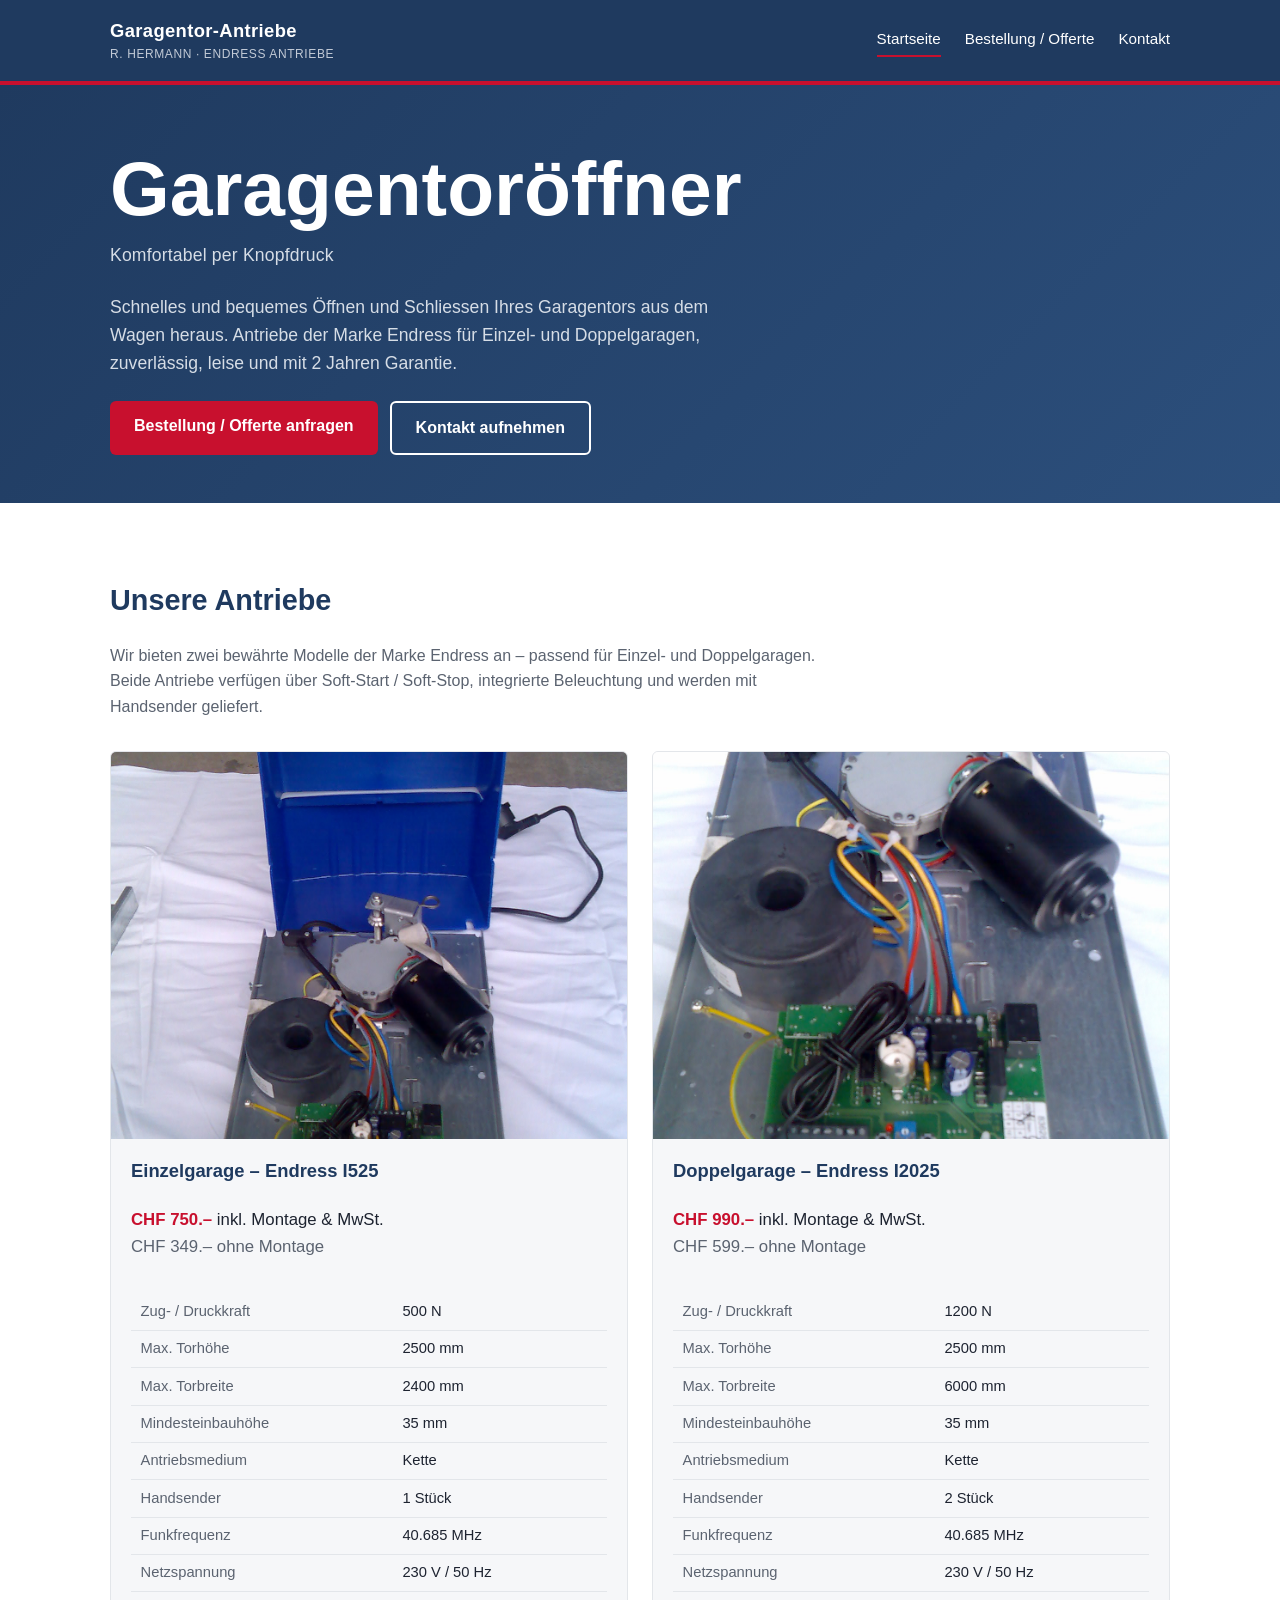
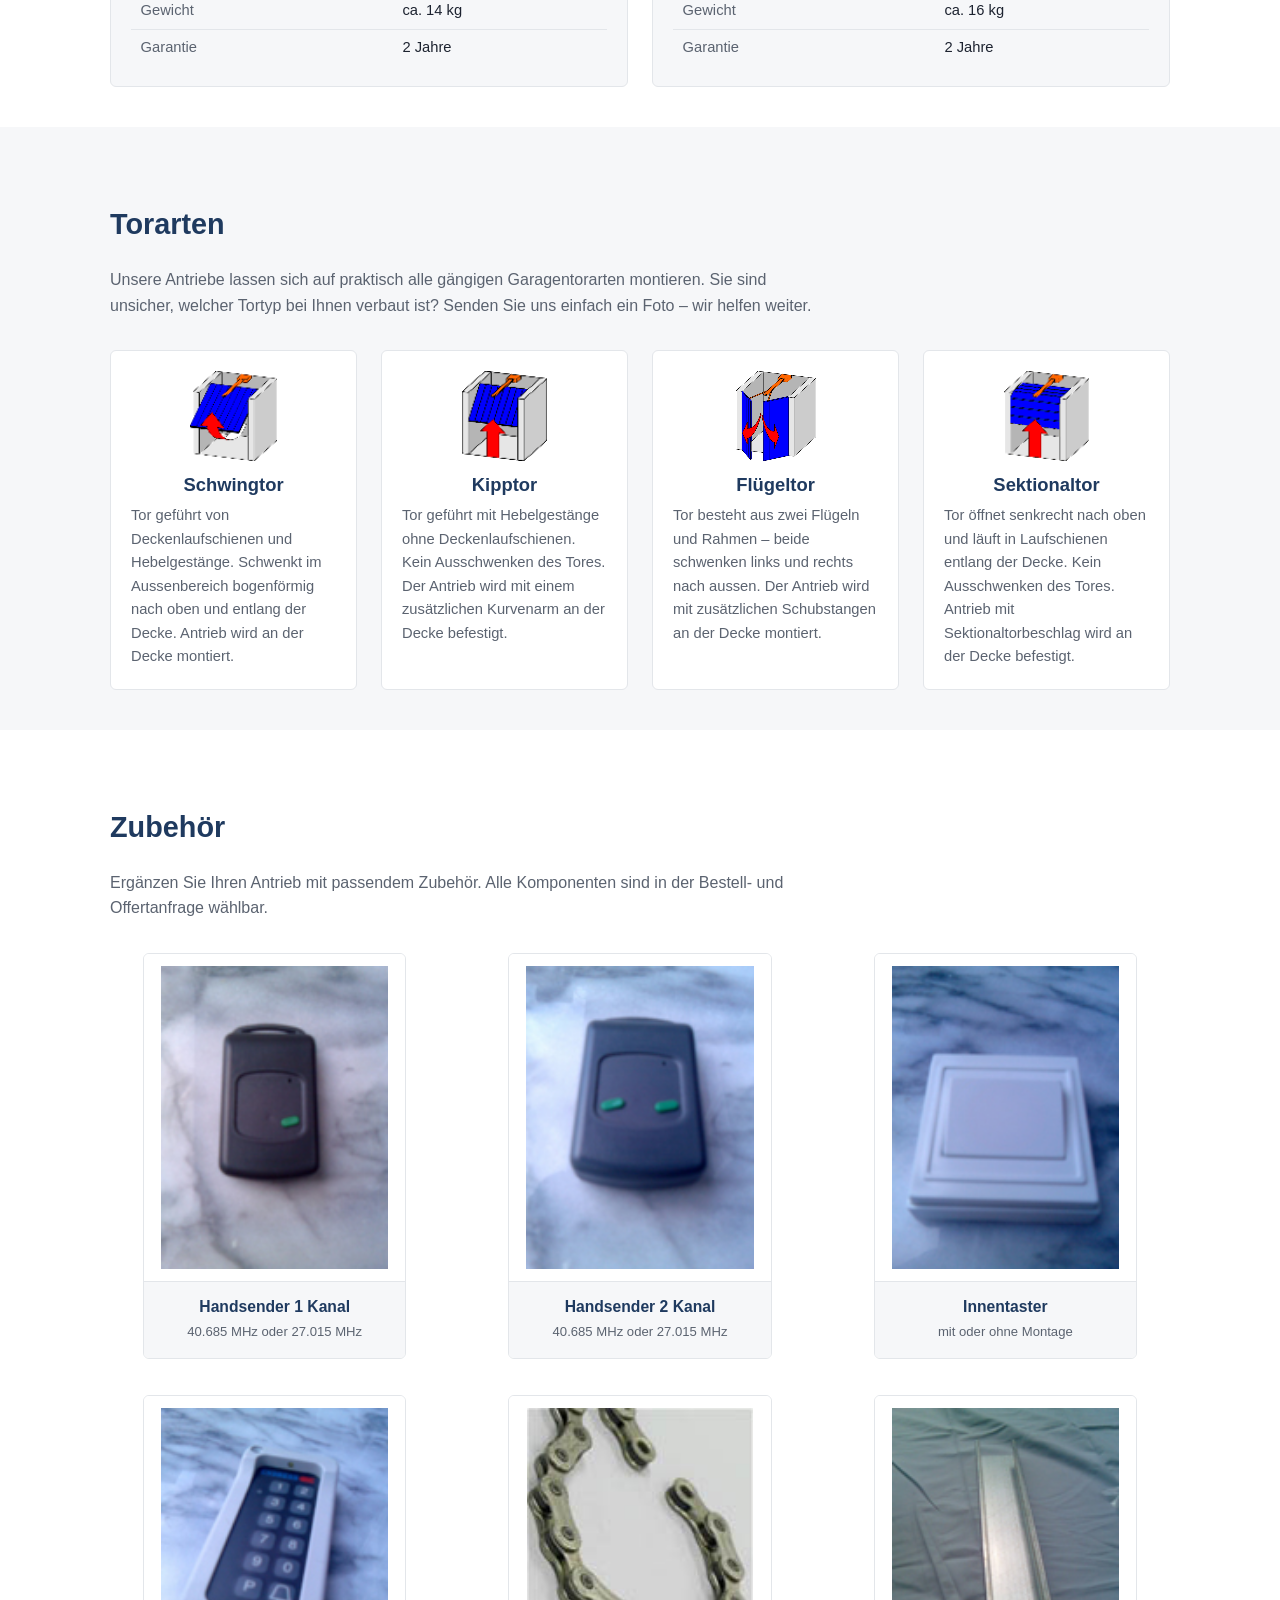
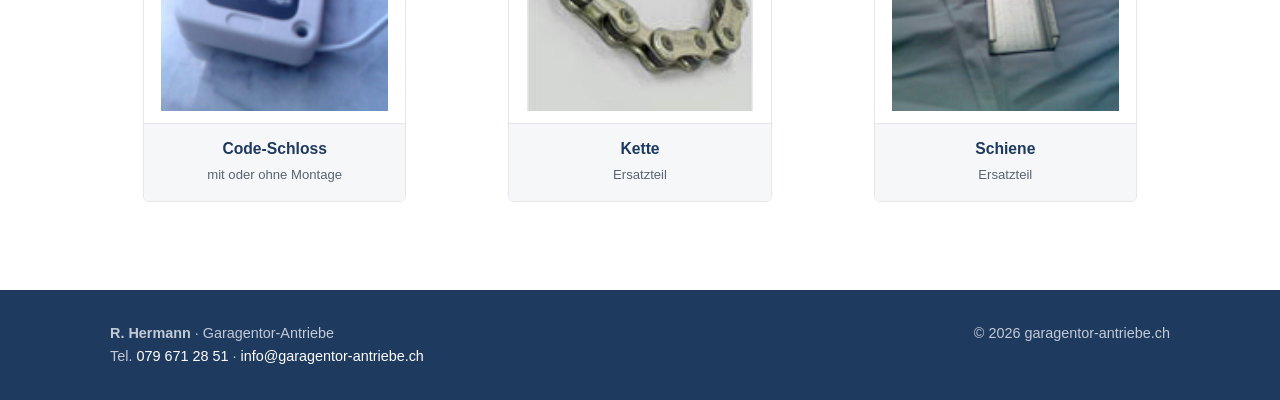
<file: index.html>
<!DOCTYPE html>
<html lang="de">
<head>
  <meta charset="UTF-8" />
  <meta name="viewport" content="width=device-width, initial-scale=1.0" />
  <title>Garagentor-Antriebe – Endress Garagentoröffner | R. Hermann</title>
  <meta name="description" content="Endress Garagentoröffner für Einzel- und Doppelgaragen. Verkauf und Montage in der Schweiz. Schnell, leise, mit 2 Jahren Garantie." />
  <link rel="icon" href="favicon.svg" type="image/svg+xml" />
  <link rel="stylesheet" href="assets/css/styles.css" />
</head>
<body>
  <header class="site-header">
    <div class="container">
      <a href="index.html" class="brand">
        Garagentor-Antriebe
        <small>R. Hermann · Endress Antriebe</small>
      </a>
      <nav class="nav" aria-label="Hauptnavigation">
        <a href="index.html" class="active">Startseite</a>
        <a href="bestellung.html">Bestellung / Offerte</a>
        <a href="kontakt.html">Kontakt</a>
      </nav>
    </div>
  </header>

  <section class="hero">
    <div class="container">
      <h1>Garagentoröffner</h1>
      <p class="hero-sub">Komfortabel per Knopfdruck</p>
      <p>
        Schnelles und bequemes Öffnen und Schliessen Ihres Garagentors aus dem Wagen heraus. Antriebe der Marke Endress für Einzel- und Doppelgaragen, zuverlässig, leise und mit 2 Jahren Garantie.
      </p>
      <div class="hero-cta">
        <a href="bestellung.html" class="btn">Bestellung / Offerte anfragen</a>
        <a href="kontakt.html" class="btn btn-outline">Kontakt aufnehmen</a>
      </div>
    </div>
  </section>

  <section id="produkte">
    <div class="container">
      <h2>Unsere Antriebe</h2>
      <p class="section-intro">
        Wir bieten zwei bewährte Modelle der Marke Endress an – passend für
        Einzel- und Doppelgaragen. Beide Antriebe verfügen über Soft-Start /
        Soft-Stop, integrierte Beleuchtung und werden mit Handsender geliefert.
      </p>

      <div class="products">
        <article class="product">
          <img src="assets/images/einzelgarage.jpg" alt="Endress Garagentoröffner I525 für Einzelgaragen" />
          <div class="product-body">
            <h3>Einzelgarage – Endress I525</h3>
            <p class="price">
              <strong>CHF 750.–</strong> inkl. Montage &amp; MwSt.<br />
              <span style="color: var(--color-muted)">CHF 349.– ohne Montage</span>
            </p>
            <table class="specs">
              <tr><td>Zug- / Druckkraft</td><td>500 N</td></tr>
              <tr><td>Max. Torhöhe</td><td>2500 mm</td></tr>
              <tr><td>Max. Torbreite</td><td>2400 mm</td></tr>
              <tr><td>Mindesteinbauhöhe</td><td>35 mm</td></tr>
              <tr><td>Antriebsmedium</td><td>Kette</td></tr>
              <tr><td>Handsender</td><td>1 Stück</td></tr>
              <tr><td>Funkfrequenz</td><td>40.685 MHz</td></tr>
              <tr><td>Netzspannung</td><td>230 V / 50 Hz</td></tr>
              <tr><td>Gewicht</td><td>ca. 14 kg</td></tr>
              <tr><td>Garantie</td><td>2 Jahre</td></tr>
            </table>
          </div>
        </article>

        <article class="product">
          <img src="assets/images/doppelgarage.jpg" alt="Endress Garagentoröffner I2025 für Doppelgaragen" />
          <div class="product-body">
            <h3>Doppelgarage – Endress I2025</h3>
            <p class="price">
              <strong>CHF 990.–</strong> inkl. Montage &amp; MwSt.<br />
              <span style="color: var(--color-muted)">CHF 599.– ohne Montage</span>
            </p>
            <table class="specs">
              <tr><td>Zug- / Druckkraft</td><td>1200 N</td></tr>
              <tr><td>Max. Torhöhe</td><td>2500 mm</td></tr>
              <tr><td>Max. Torbreite</td><td>6000 mm</td></tr>
              <tr><td>Mindesteinbauhöhe</td><td>35 mm</td></tr>
              <tr><td>Antriebsmedium</td><td>Kette</td></tr>
              <tr><td>Handsender</td><td>2 Stück</td></tr>
              <tr><td>Funkfrequenz</td><td>40.685 MHz</td></tr>
              <tr><td>Netzspannung</td><td>230 V / 50 Hz</td></tr>
              <tr><td>Gewicht</td><td>ca. 16 kg</td></tr>
              <tr><td>Garantie</td><td>2 Jahre</td></tr>
            </table>
          </div>
        </article>
      </div>
    </div>
  </section>

  <section id="torarten" style="background: var(--color-surface);">
    <div class="container">
      <h2>Torarten</h2>
      <p class="section-intro">
        Unsere Antriebe lassen sich auf praktisch alle gängigen Garagentorarten
        montieren. Sie sind unsicher, welcher Tortyp bei Ihnen verbaut ist?
        Senden Sie uns einfach ein Foto – wir helfen weiter.
      </p>

      <div class="door-types">
        <div class="door">
          <img src="assets/images/schwingtor.gif" alt="Schwingtor Schema" />
          <h3>Schwingtor</h3>
          <p>Tor geführt von Deckenlaufschienen und Hebelgestänge. Schwenkt im Aussenbereich bogenförmig nach oben und entlang der Decke. Antrieb wird an der Decke montiert.</p>
        </div>
        <div class="door">
          <img src="assets/images/kipptor.gif" alt="Kipptor Schema" />
          <h3>Kipptor</h3>
          <p>Tor geführt mit Hebelgestänge ohne Deckenlaufschienen. Kein Ausschwenken des Tores. Der Antrieb wird mit einem zusätzlichen Kurvenarm an der Decke befestigt.</p>
        </div>
        <div class="door">
          <img src="assets/images/fluegeltor.gif" alt="Flügeltor Schema" />
          <h3>Flügeltor</h3>
          <p>Tor besteht aus zwei Flügeln und Rahmen – beide schwenken links und rechts nach aussen. Der Antrieb wird mit zusätzlichen Schubstangen an der Decke montiert.</p>
        </div>
        <div class="door">
          <img src="assets/images/sektionaltor.gif" alt="Sektionaltor Schema" />
          <h3>Sektionaltor</h3>
          <p>Tor öffnet senkrecht nach oben und läuft in Laufschienen entlang der Decke. Kein Ausschwenken des Tores. Antrieb mit Sektionaltorbeschlag wird an der Decke befestigt.</p>
        </div>
      </div>
    </div>
  </section>

  <section id="zubehoer">
    <div class="container">
      <h2>Zubehör</h2>
      <p class="section-intro">
        Ergänzen Sie Ihren Antrieb mit passendem Zubehör. Alle Komponenten sind
        in der Bestell- und Offertanfrage wählbar.
      </p>
      <div class="accessories">
        <figure class="accessory">
          <img src="assets/images/handsender-1kanal.jpg" alt="Handsender 1 Kanal" />
          <figcaption>
            <strong>Handsender 1 Kanal</strong>
            <span>40.685 MHz oder 27.015 MHz</span>
          </figcaption>
        </figure>
        <figure class="accessory">
          <img src="assets/images/handsender-2kanal.jpg" alt="Handsender 2 Kanal" />
          <figcaption>
            <strong>Handsender 2 Kanal</strong>
            <span>40.685 MHz oder 27.015 MHz</span>
          </figcaption>
        </figure>
        <figure class="accessory">
          <img src="assets/images/innentaster.jpg" alt="Innentaster" />
          <figcaption>
            <strong>Innentaster</strong>
            <span>mit oder ohne Montage</span>
          </figcaption>
        </figure>
        <figure class="accessory">
          <img src="assets/images/code-schloss.jpg" alt="Code-Schloss" />
          <figcaption>
            <strong>Code-Schloss</strong>
            <span>mit oder ohne Montage</span>
          </figcaption>
        </figure>
        <figure class="accessory">
          <img src="assets/images/kette.jpg" alt="Kette" />
          <figcaption>
            <strong>Kette</strong>
            <span>Ersatzteil</span>
          </figcaption>
        </figure>
        <figure class="accessory">
          <img src="assets/images/schiene.jpg" alt="Schiene" />
          <figcaption>
            <strong>Schiene</strong>
            <span>Ersatzteil</span>
          </figcaption>
        </figure>
      </div>
    </div>
  </section>

  <footer class="site-footer">
    <div class="container">
      <div>
        <strong>R. Hermann</strong> · Garagentor-Antriebe<br />
        Tel. <a href="tel:+41796712851">079 671 28 51</a> ·
        <a href="mailto:info@garagentor-antriebe.ch">info@garagentor-antriebe.ch</a>
      </div>
      <div>&copy; <span id="year">2026</span> garagentor-antriebe.ch</div>
    </div>
  </footer>
  <script>document.getElementById('year').textContent = new Date().getFullYear();</script>
</body>
</html>
</file>
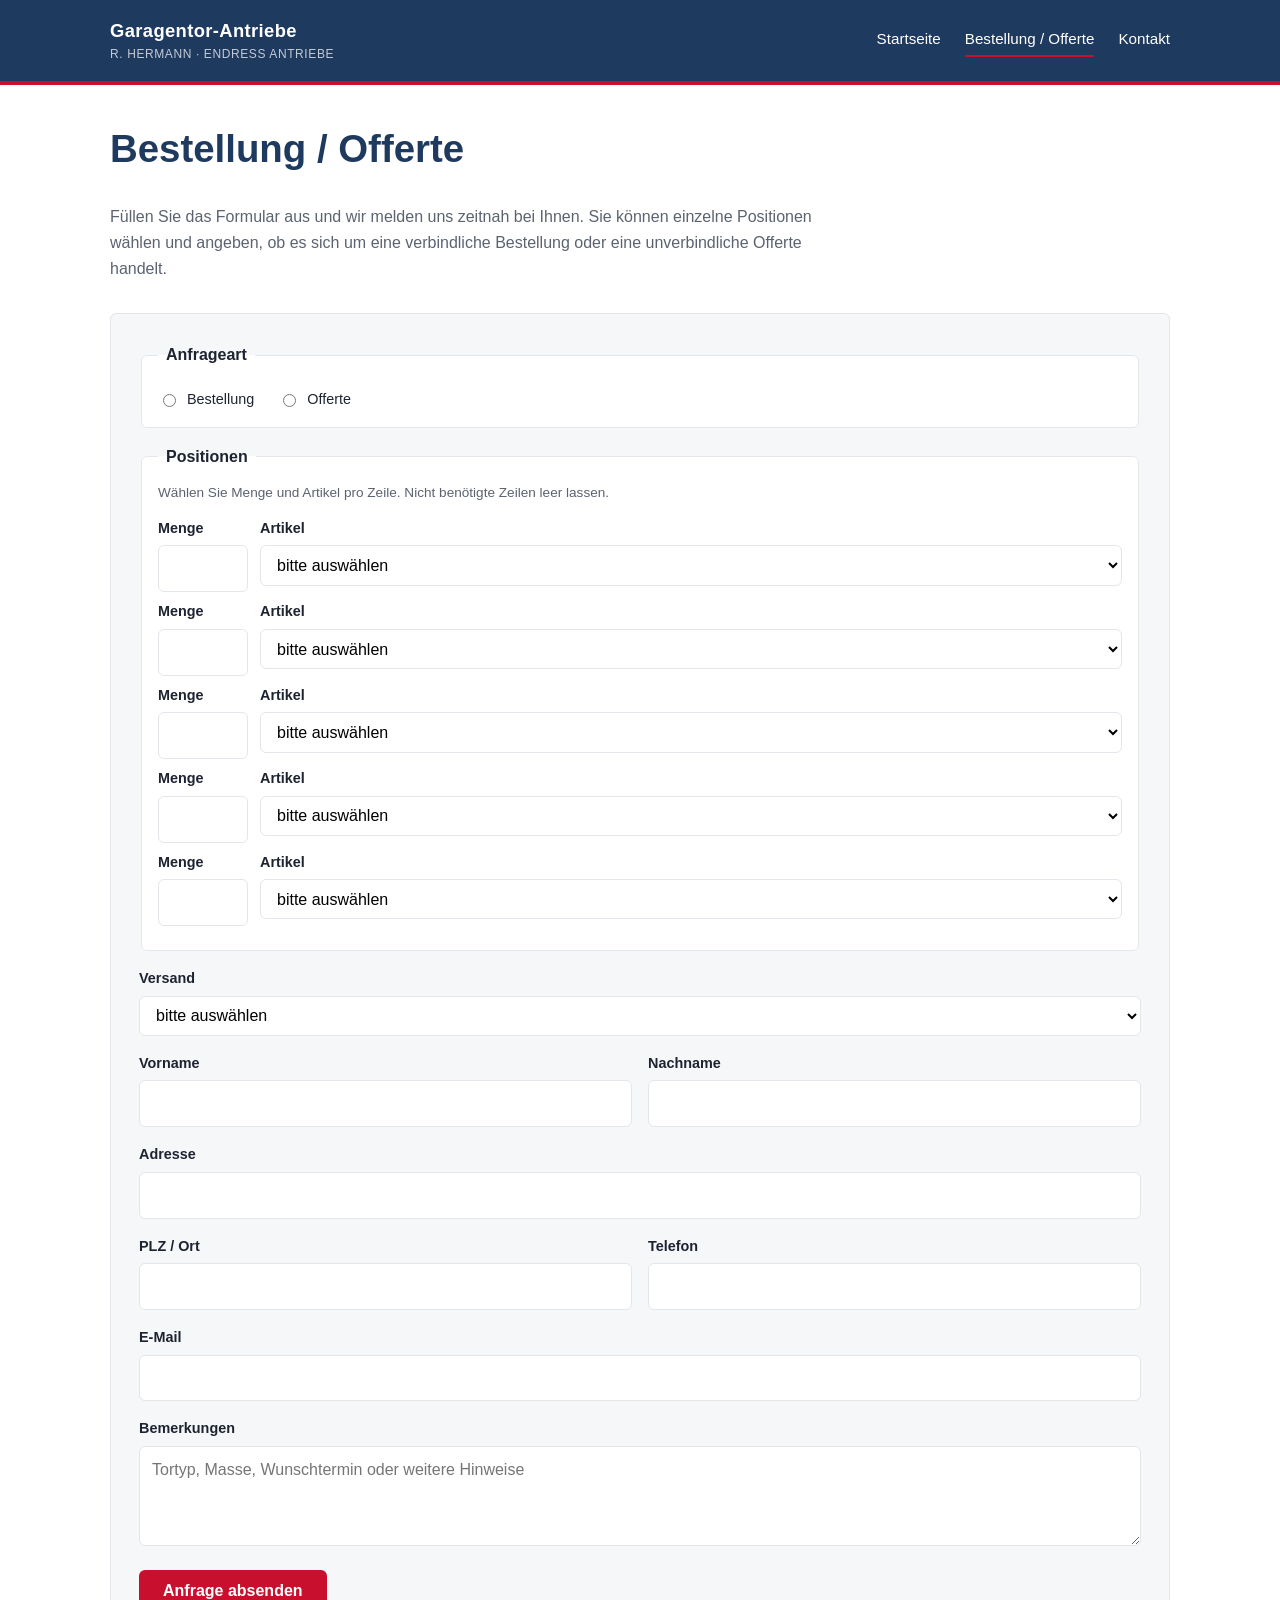
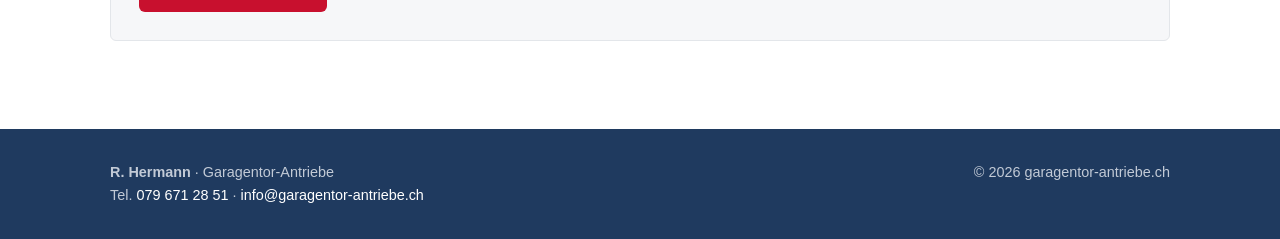
<file: bestellung.html>
<!DOCTYPE html>
<html lang="de">
<head>
  <meta charset="UTF-8" />
  <meta name="viewport" content="width=device-width, initial-scale=1.0" />
  <title>Bestellung / Offerte – Garagentor-Antriebe</title>
  <meta name="description" content="Bestellung oder unverbindliche Offerte für Endress Garagentoröffner und Zubehör anfordern." />
  <link rel="icon" href="favicon.svg" type="image/svg+xml" />
  <link rel="stylesheet" href="assets/css/styles.css" />
</head>
<body>
  <header class="site-header">
    <div class="container">
      <a href="index.html" class="brand">
        Garagentor-Antriebe
        <small>R. Hermann · Endress Antriebe</small>
      </a>
      <nav class="nav" aria-label="Hauptnavigation">
        <a href="index.html">Startseite</a>
        <a href="bestellung.html" class="active">Bestellung / Offerte</a>
        <a href="kontakt.html">Kontakt</a>
      </nav>
    </div>
  </header>

  <section>
    <div class="container">
      <h1>Bestellung / Offerte</h1>
      <p class="section-intro">
        Füllen Sie das Formular aus und wir melden uns zeitnah bei Ihnen.
        Sie können einzelne Positionen wählen und angeben, ob es sich um eine
        verbindliche Bestellung oder eine unverbindliche Offerte handelt.
      </p>

      <form
        class="form"
        method="POST"
        action="https://api.web3forms.com/submit"
      >
        <input type="hidden" name="access_key" value="8fb8b366-3c40-41da-9c6e-35d27e323e9f" />
        <input type="hidden" name="subject" value="Neue Bestellung / Offerte über garagentor-antriebe.ch" />
        <input type="hidden" name="from_name" value="garagentor-antriebe.ch" />
        <input type="hidden" name="redirect" value="https://garagentor-antriebe.ch/danke.html" />
        <input type="checkbox" name="botcheck" style="display:none" tabindex="-1" autocomplete="off" aria-hidden="true" />

        <fieldset>
          <legend>Anfrageart</legend>
          <div class="check-row">
            <label><input type="radio" name="anfrageart" value="Bestellung" required /> Bestellung</label>
            <label><input type="radio" name="anfrageart" value="Offerte" /> Offerte</label>
          </div>
        </fieldset>

        <fieldset>
          <legend>Positionen</legend>
          <p class="form-help">Wählen Sie Menge und Artikel pro Zeile. Nicht benötigte Zeilen leer lassen.</p>

          <div class="line-item">
            <div>
              <label for="menge1">Menge</label>
              <input type="number" id="menge1" name="menge_1" min="0" max="10" />
            </div>
            <div>
              <label for="artikel1">Artikel</label>
              <select id="artikel1" name="artikel_1">
                <option value="">bitte auswählen</option>
                <option>Öffner komplett Einzelgarage ohne Montage</option>
                <option>Öffner komplett Einzelgarage mit Montage</option>
                <option>Öffner komplett Doppelgarage ohne Montage</option>
                <option>Öffner komplett Doppelgarage mit Montage</option>
                <option>Handsender 1 Kanal 40.685 MHz</option>
                <option>Handsender 2 Kanal 40.685 MHz</option>
                <option>Handsender 1 Kanal 27.015 MHz</option>
                <option>Handsender 2 Kanal 27.015 MHz</option>
                <option>Innentaster ohne Montage</option>
                <option>Innentaster mit Montage</option>
                <option>Code-Schloss ohne Montage</option>
                <option>Code-Schloss mit Montage</option>
                <option>Schiene</option>
                <option>Kette</option>
              </select>
            </div>
          </div>

          <div class="line-item">
            <div>
              <label for="menge2">Menge</label>
              <input type="number" id="menge2" name="menge_2" min="0" max="10" />
            </div>
            <div>
              <label for="artikel2">Artikel</label>
              <select id="artikel2" name="artikel_2">
                <option value="">bitte auswählen</option>
                <option>Öffner komplett Einzelgarage ohne Montage</option>
                <option>Öffner komplett Einzelgarage mit Montage</option>
                <option>Öffner komplett Doppelgarage ohne Montage</option>
                <option>Öffner komplett Doppelgarage mit Montage</option>
                <option>Handsender 1 Kanal 40.685 MHz</option>
                <option>Handsender 2 Kanal 40.685 MHz</option>
                <option>Handsender 1 Kanal 27.015 MHz</option>
                <option>Handsender 2 Kanal 27.015 MHz</option>
                <option>Innentaster ohne Montage</option>
                <option>Innentaster mit Montage</option>
                <option>Code-Schloss ohne Montage</option>
                <option>Code-Schloss mit Montage</option>
                <option>Schiene</option>
                <option>Kette</option>
              </select>
            </div>
          </div>

          <div class="line-item">
            <div>
              <label for="menge3">Menge</label>
              <input type="number" id="menge3" name="menge_3" min="0" max="10" />
            </div>
            <div>
              <label for="artikel3">Artikel</label>
              <select id="artikel3" name="artikel_3">
                <option value="">bitte auswählen</option>
                <option>Öffner komplett Einzelgarage ohne Montage</option>
                <option>Öffner komplett Einzelgarage mit Montage</option>
                <option>Öffner komplett Doppelgarage ohne Montage</option>
                <option>Öffner komplett Doppelgarage mit Montage</option>
                <option>Handsender 1 Kanal 40.685 MHz</option>
                <option>Handsender 2 Kanal 40.685 MHz</option>
                <option>Handsender 1 Kanal 27.015 MHz</option>
                <option>Handsender 2 Kanal 27.015 MHz</option>
                <option>Innentaster ohne Montage</option>
                <option>Innentaster mit Montage</option>
                <option>Code-Schloss ohne Montage</option>
                <option>Code-Schloss mit Montage</option>
                <option>Schiene</option>
                <option>Kette</option>
              </select>
            </div>
          </div>

          <div class="line-item">
            <div>
              <label for="menge4">Menge</label>
              <input type="number" id="menge4" name="menge_4" min="0" max="10" />
            </div>
            <div>
              <label for="artikel4">Artikel</label>
              <select id="artikel4" name="artikel_4">
                <option value="">bitte auswählen</option>
                <option>Öffner komplett Einzelgarage ohne Montage</option>
                <option>Öffner komplett Einzelgarage mit Montage</option>
                <option>Öffner komplett Doppelgarage ohne Montage</option>
                <option>Öffner komplett Doppelgarage mit Montage</option>
                <option>Handsender 1 Kanal 40.685 MHz</option>
                <option>Handsender 2 Kanal 40.685 MHz</option>
                <option>Handsender 1 Kanal 27.015 MHz</option>
                <option>Handsender 2 Kanal 27.015 MHz</option>
                <option>Innentaster ohne Montage</option>
                <option>Innentaster mit Montage</option>
                <option>Code-Schloss ohne Montage</option>
                <option>Code-Schloss mit Montage</option>
                <option>Schiene</option>
                <option>Kette</option>
              </select>
            </div>
          </div>

          <div class="line-item">
            <div>
              <label for="menge5">Menge</label>
              <input type="number" id="menge5" name="menge_5" min="0" max="10" />
            </div>
            <div>
              <label for="artikel5">Artikel</label>
              <select id="artikel5" name="artikel_5">
                <option value="">bitte auswählen</option>
                <option>Öffner komplett Einzelgarage ohne Montage</option>
                <option>Öffner komplett Einzelgarage mit Montage</option>
                <option>Öffner komplett Doppelgarage ohne Montage</option>
                <option>Öffner komplett Doppelgarage mit Montage</option>
                <option>Handsender 1 Kanal 40.685 MHz</option>
                <option>Handsender 2 Kanal 40.685 MHz</option>
                <option>Handsender 1 Kanal 27.015 MHz</option>
                <option>Handsender 2 Kanal 27.015 MHz</option>
                <option>Innentaster ohne Montage</option>
                <option>Innentaster mit Montage</option>
                <option>Code-Schloss ohne Montage</option>
                <option>Code-Schloss mit Montage</option>
                <option>Schiene</option>
                <option>Kette</option>
              </select>
            </div>
          </div>
        </fieldset>

        <div>
          <label for="versand">Versand</label>
          <select id="versand" name="versand">
            <option value="">bitte auswählen</option>
            <option>wird vom Käufer abgeholt</option>
            <option>per Post</option>
          </select>
        </div>

        <div class="row">
          <div>
            <label for="vorname">Vorname</label>
            <input type="text" id="vorname" name="vorname" required />
          </div>
          <div>
            <label for="nachname">Nachname</label>
            <input type="text" id="nachname" name="nachname" required />
          </div>
        </div>

        <div>
          <label for="adresse">Adresse</label>
          <input type="text" id="adresse" name="adresse" />
        </div>

        <div class="row">
          <div>
            <label for="plz">PLZ / Ort</label>
            <input type="text" id="plz" name="plz_ort" />
          </div>
          <div>
            <label for="telefon">Telefon</label>
            <input type="tel" id="telefon" name="telefon" />
          </div>
        </div>

        <div>
          <label for="email">E-Mail</label>
          <input type="email" id="email" name="email" required />
        </div>

        <div>
          <label for="bemerkungen">Bemerkungen</label>
          <textarea id="bemerkungen" name="bemerkungen" placeholder="Tortyp, Masse, Wunschtermin oder weitere Hinweise"></textarea>
        </div>

        <div>
          <button type="submit" class="btn">Anfrage absenden</button>
        </div>
      </form>
      <div class="form-status" data-form-status hidden role="status" aria-live="polite" tabindex="-1"></div>
    </div>
  </section>

  <footer class="site-footer">
    <div class="container">
      <div>
        <strong>R. Hermann</strong> · Garagentor-Antriebe<br />
        Tel. <a href="tel:+41796712851">079 671 28 51</a> ·
        <a href="mailto:info@garagentor-antriebe.ch">info@garagentor-antriebe.ch</a>
      </div>
      <div>&copy; <span id="year">2026</span> garagentor-antriebe.ch</div>
    </div>
  </footer>
  <script src="assets/js/forms.js" defer></script>
  <script>document.getElementById('year').textContent = new Date().getFullYear();</script>
</body>
</html>
</file>
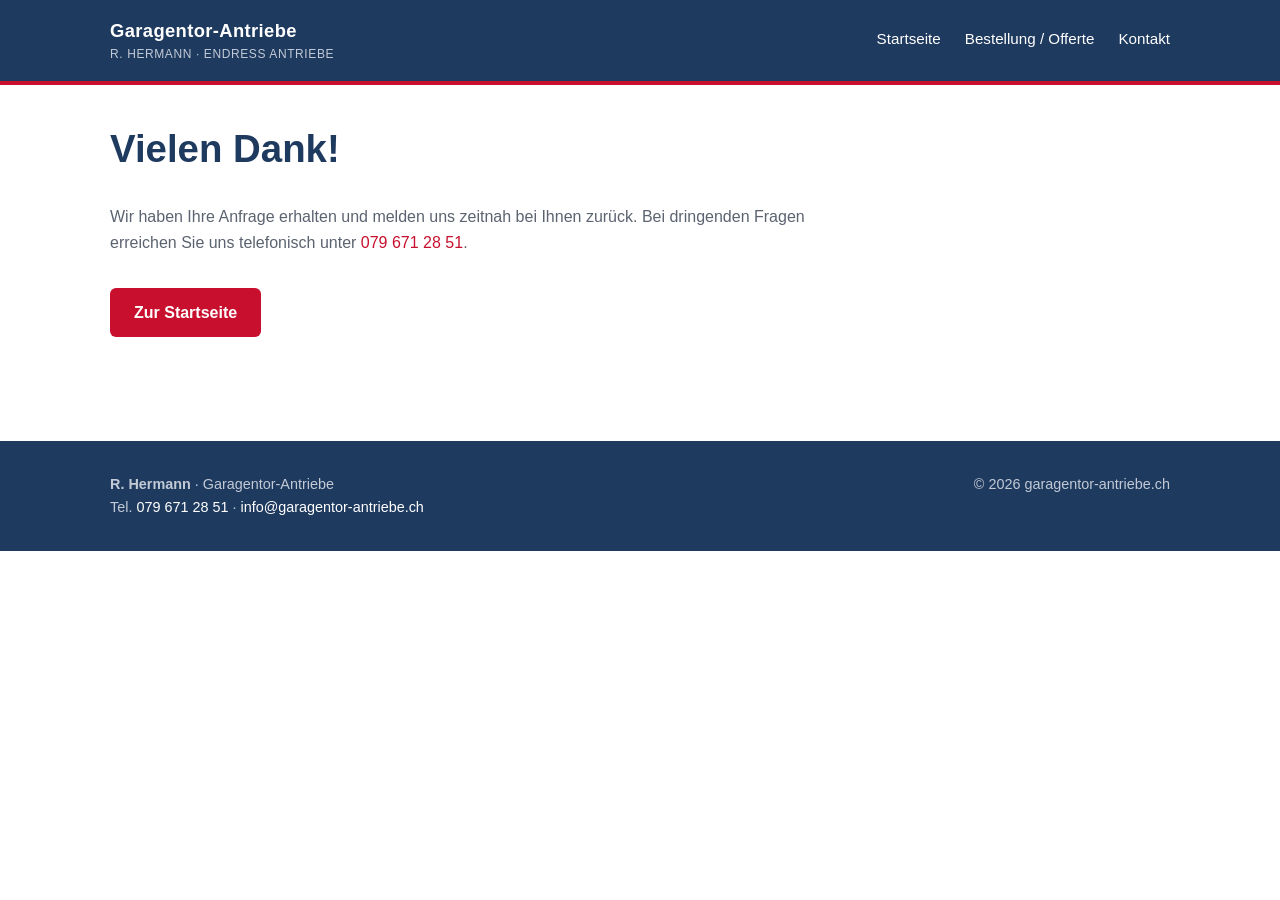
<file: danke.html>
<!DOCTYPE html>
<html lang="de">
<head>
  <meta charset="UTF-8" />
  <meta name="viewport" content="width=device-width, initial-scale=1.0" />
  <title>Danke – Garagentor-Antriebe</title>
  <meta name="robots" content="noindex" />
  <link rel="icon" href="favicon.svg" type="image/svg+xml" />
  <link rel="stylesheet" href="assets/css/styles.css" />
</head>
<body>
  <header class="site-header">
    <div class="container">
      <a href="index.html" class="brand">
        Garagentor-Antriebe
        <small>R. Hermann · Endress Antriebe</small>
      </a>
      <nav class="nav" aria-label="Hauptnavigation">
        <a href="index.html">Startseite</a>
        <a href="bestellung.html">Bestellung / Offerte</a>
        <a href="kontakt.html">Kontakt</a>
      </nav>
    </div>
  </header>

  <section>
    <div class="container">
      <h1>Vielen Dank!</h1>
      <p class="section-intro">
        Wir haben Ihre Anfrage erhalten und melden uns zeitnah bei Ihnen zurück.
        Bei dringenden Fragen erreichen Sie uns telefonisch unter
        <a href="tel:+41796712851">079 671 28 51</a>.
      </p>
      <p>
        <a href="index.html" class="btn">Zur Startseite</a>
      </p>
    </div>
  </section>

  <footer class="site-footer">
    <div class="container">
      <div>
        <strong>R. Hermann</strong> · Garagentor-Antriebe<br />
        Tel. <a href="tel:+41796712851">079 671 28 51</a> ·
        <a href="mailto:info@garagentor-antriebe.ch">info@garagentor-antriebe.ch</a>
      </div>
      <div>&copy; <span id="year">2026</span> garagentor-antriebe.ch</div>
    </div>
  </footer>
  <script>document.getElementById('year').textContent = new Date().getFullYear();</script>
</body>
</html>
</file>
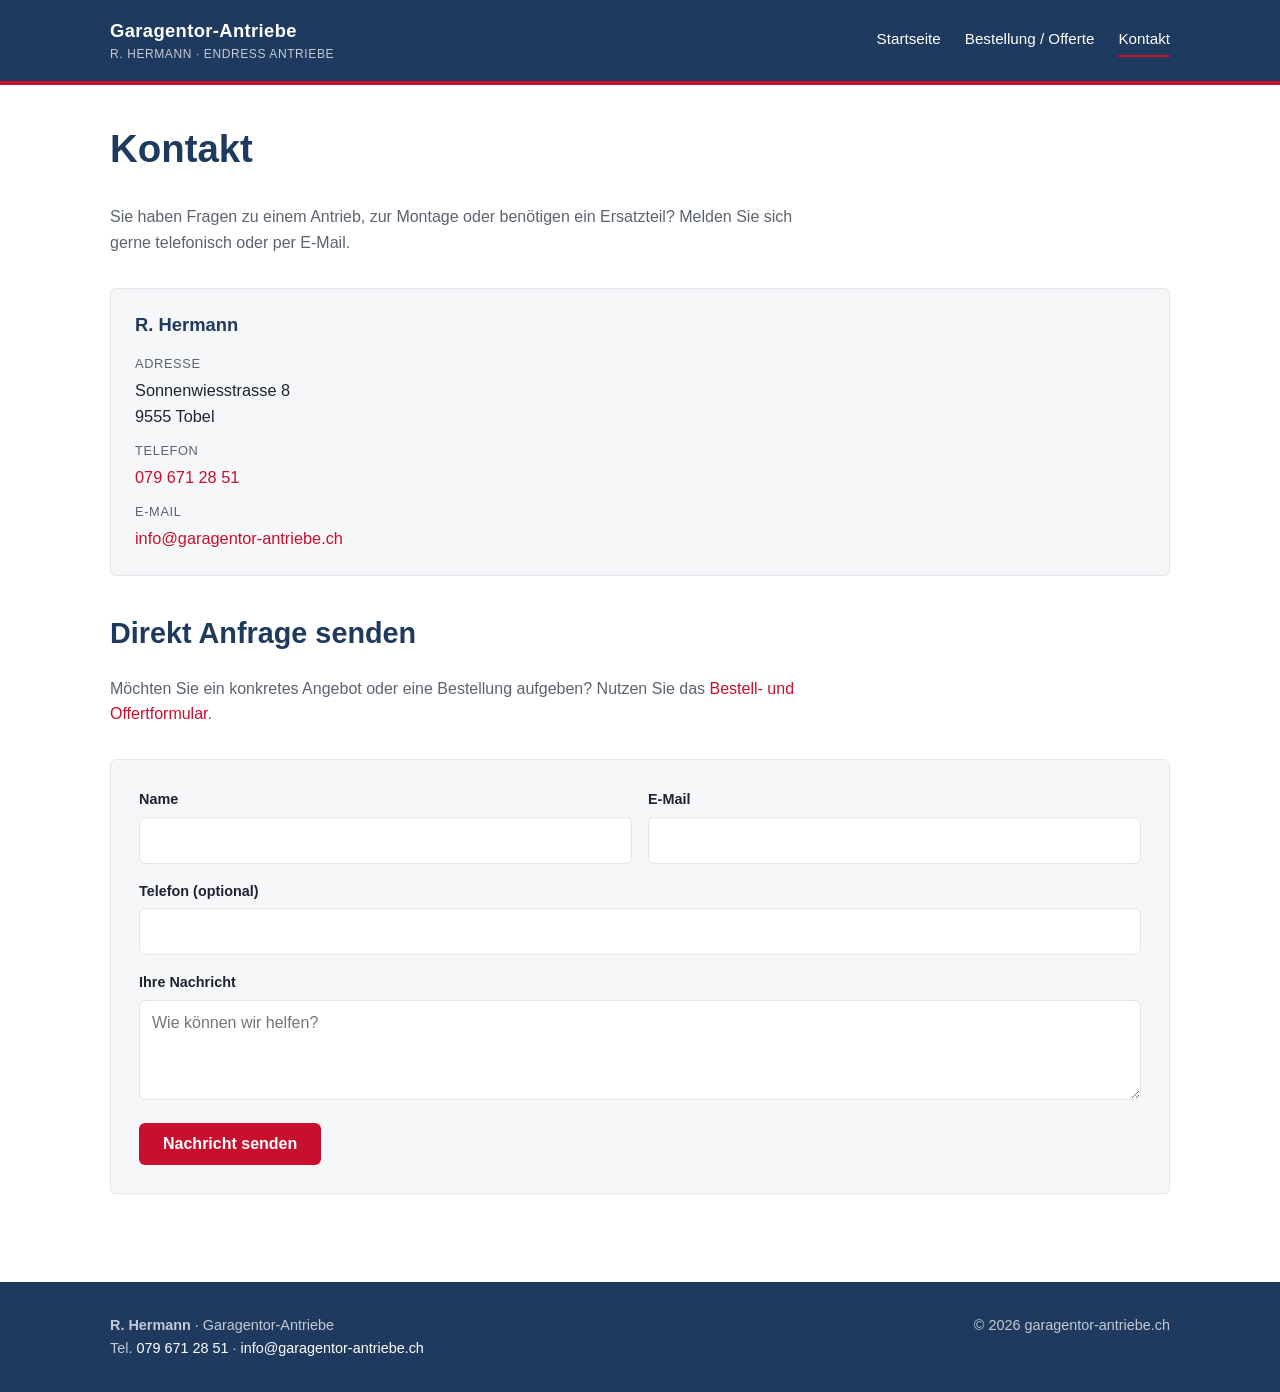
<file: kontakt.html>
<!DOCTYPE html>
<html lang="de">
<head>
  <meta charset="UTF-8" />
  <meta name="viewport" content="width=device-width, initial-scale=1.0" />
  <title>Kontakt – Garagentor-Antriebe</title>
  <meta name="description" content="Kontakt zu R. Hermann – Garagentor-Antriebe in der Schweiz. Telefon, E-Mail und Adresse." />
  <link rel="icon" href="favicon.svg" type="image/svg+xml" />
  <link rel="stylesheet" href="assets/css/styles.css" />
</head>
<body>
  <header class="site-header">
    <div class="container">
      <a href="index.html" class="brand">
        Garagentor-Antriebe
        <small>R. Hermann · Endress Antriebe</small>
      </a>
      <nav class="nav" aria-label="Hauptnavigation">
        <a href="index.html">Startseite</a>
        <a href="bestellung.html">Bestellung / Offerte</a>
        <a href="kontakt.html" class="active">Kontakt</a>
      </nav>
    </div>
  </header>

  <section>
    <div class="container">
      <h1>Kontakt</h1>
      <p class="section-intro">
        Sie haben Fragen zu einem Antrieb, zur Montage oder benötigen ein
        Ersatzteil? Melden Sie sich gerne telefonisch oder per E-Mail.
      </p>

      <div class="contact-grid">
        <div class="contact-card">
          <h3>R. Hermann</h3>
          <dl>
            <dt>Adresse</dt>
            <dd>Sonnenwiesstrasse 8<br />9555 Tobel</dd>

            <dt>Telefon</dt>
            <dd><a href="tel:+41796712851">079 671 28 51</a></dd>

            <dt>E-Mail</dt>
            <dd><a href="mailto:info@garagentor-antriebe.ch">info@garagentor-antriebe.ch</a></dd>
          </dl>
        </div>
      </div>

      <h2>Direkt Anfrage senden</h2>
      <p class="section-intro">
        Möchten Sie ein konkretes Angebot oder eine Bestellung aufgeben?
        Nutzen Sie das <a href="bestellung.html">Bestell- und Offertformular</a>.
      </p>

      <form
        class="form"
        method="POST"
        action="https://api.web3forms.com/submit"
      >
        <input type="hidden" name="access_key" value="8fb8b366-3c40-41da-9c6e-35d27e323e9f" />
        <input type="hidden" name="subject" value="Neue Anfrage über garagentor-antriebe.ch" />
        <input type="hidden" name="from_name" value="garagentor-antriebe.ch" />
        <input type="hidden" name="redirect" value="https://garagentor-antriebe.ch/danke.html" />
        <input type="checkbox" name="botcheck" style="display:none" tabindex="-1" autocomplete="off" aria-hidden="true" />

        <div class="row">
          <div>
            <label for="name">Name</label>
            <input type="text" id="name" name="name" required />
          </div>
          <div>
            <label for="email">E-Mail</label>
            <input type="email" id="email" name="email" required />
          </div>
        </div>

        <div>
          <label for="telefon">Telefon (optional)</label>
          <input type="tel" id="telefon" name="telefon" />
        </div>

        <div>
          <label for="nachricht">Ihre Nachricht</label>
          <textarea id="nachricht" name="nachricht" required placeholder="Wie können wir helfen?"></textarea>
        </div>

        <div>
          <button type="submit" class="btn">Nachricht senden</button>
        </div>
      </form>
      <div class="form-status" data-form-status hidden role="status" aria-live="polite" tabindex="-1"></div>
    </div>
  </section>

  <footer class="site-footer">
    <div class="container">
      <div>
        <strong>R. Hermann</strong> · Garagentor-Antriebe<br />
        Tel. <a href="tel:+41796712851">079 671 28 51</a> ·
        <a href="mailto:info@garagentor-antriebe.ch">info@garagentor-antriebe.ch</a>
      </div>
      <div>&copy; <span id="year">2026</span> garagentor-antriebe.ch</div>
    </div>
  </footer>
  <script src="assets/js/forms.js" defer></script>
  <script>document.getElementById('year').textContent = new Date().getFullYear();</script>
</body>
</html>
</file>
<file: assets/css/styles.css>
:root {
  --color-bg: #ffffff;
  --color-surface: #f6f7f9;
  --color-border: #e3e6ea;
  --color-text: #1d2330;
  --color-muted: #5b6370;
  --color-primary: #c8102e;
  --color-primary-dark: #9c0c24;
  --color-accent: #1f3a5f;
  --max-width: 1100px;
  --radius: 6px;
  --shadow: 0 1px 2px rgba(0, 0, 0, 0.04), 0 4px 12px rgba(0, 0, 0, 0.06);
  --font-sans: -apple-system, BlinkMacSystemFont, "Segoe UI", Roboto, "Helvetica Neue", Arial, sans-serif;
}

* {
  box-sizing: border-box;
}

html {
  scroll-behavior: smooth;
}

body {
  margin: 0;
  font-family: var(--font-sans);
  font-size: 16px;
  line-height: 1.6;
  color: var(--color-text);
  background: var(--color-bg);
}

a {
  color: var(--color-primary);
  text-decoration: none;
}

a:hover {
  text-decoration: underline;
}

img {
  max-width: 100%;
  height: auto;
  display: block;
}

h1, h2, h3 {
  color: var(--color-accent);
  line-height: 1.25;
  margin-top: 0;
}

h1 { font-size: clamp(1.8rem, 4vw, 2.4rem); }
h2 { font-size: clamp(1.4rem, 3vw, 1.8rem); margin-top: 2.5rem; }
h3 { font-size: 1.15rem; }

.container {
  max-width: var(--max-width);
  margin: 0 auto;
  padding: 0 1.25rem;
}

/* Header */
.site-header {
  background: var(--color-accent);
  color: #fff;
  border-bottom: 4px solid var(--color-primary);
}

.site-header .container {
  display: flex;
  align-items: center;
  justify-content: space-between;
  flex-wrap: wrap;
  gap: 1rem;
  padding-top: 1rem;
  padding-bottom: 1rem;
}

.brand {
  color: #fff;
  font-weight: 700;
  font-size: 1.15rem;
  letter-spacing: 0.02em;
}

.brand small {
  display: block;
  font-weight: 400;
  font-size: 0.75rem;
  color: #c2cad6;
  letter-spacing: 0.05em;
  text-transform: uppercase;
}

.brand:hover {
  text-decoration: none;
}

.nav {
  display: flex;
  gap: 1.5rem;
  flex-wrap: wrap;
}

.nav a {
  color: #fff;
  font-size: 0.95rem;
  padding: 0.25rem 0;
  border-bottom: 2px solid transparent;
}

.nav a:hover,
.nav a.active {
  border-bottom-color: var(--color-primary);
  text-decoration: none;
}

/* Hero */
.hero {
  background: linear-gradient(135deg, #1f3a5f 0%, #2c4f7c 100%);
  color: #fff;
  padding: 3.5rem 0 3rem;
}

.hero h1 {
  color: #fff;
  margin-bottom: 0.25rem;
}

@media (min-width: 768px) {
  .hero h1 { font-size: 4.8rem; }
}

.hero-sub {
  font-size: 1.4rem;
  font-weight: 500;
  color: #f0c6cb;
  margin: 0 0 1.25rem;
  letter-spacing: 0.01em;
}

.hero p {
  font-size: 1.1rem;
  color: #d6dde6;
  max-width: 640px;
  margin-bottom: 1.5rem;
}

.btn {
  display: inline-block;
  background: var(--color-primary);
  color: #fff;
  padding: 0.75rem 1.5rem;
  border-radius: var(--radius);
  font-weight: 600;
  border: none;
  cursor: pointer;
  font-size: 1rem;
  transition: background 0.15s ease;
}

.btn:hover {
  background: var(--color-primary-dark);
  text-decoration: none;
}

.hero-cta {
  display: flex;
  flex-wrap: wrap;
  gap: 0.75rem;
}

.btn-outline {
  background: transparent;
  border: 2px solid #fff;
  color: #fff;
}

.btn-outline:hover {
  background: #fff;
  color: var(--color-accent);
}

/* Sections */
section {
  padding: 2.5rem 0;
}

.section-intro {
  max-width: 720px;
  color: var(--color-muted);
  margin-bottom: 2rem;
}

/* Product grid */
.products {
  display: grid;
  grid-template-columns: repeat(auto-fit, minmax(320px, 1fr));
  gap: 1.5rem;
}

.product {
  background: var(--color-surface);
  border: 1px solid var(--color-border);
  border-radius: var(--radius);
  overflow: hidden;
  display: flex;
  flex-direction: column;
}

.product img {
  width: 100%;
  aspect-ratio: 4 / 3;
  object-fit: cover;
  background: #fff;
}

.product-body {
  padding: 1.25rem;
  display: flex;
  flex-direction: column;
  gap: 0.5rem;
  flex: 1;
}

.product h3 {
  margin: 0;
}

.product .price {
  font-size: 1.05rem;
  color: var(--color-text);
}

.product .price strong {
  color: var(--color-primary);
}

.specs {
  width: 100%;
  border-collapse: collapse;
  font-size: 0.92rem;
  margin-top: 0.5rem;
}

.specs td {
  padding: 0.4rem 0.6rem;
  border-bottom: 1px solid var(--color-border);
}

.specs td:first-child {
  color: var(--color-muted);
  width: 55%;
}

.specs tr:last-child td {
  border-bottom: none;
}

/* Accessories */
.accessories {
  display: grid;
  grid-template-columns: repeat(3, 1fr);
  gap: 2.25rem;
  justify-items: center;
}

@media (max-width: 800px) {
  .accessories { grid-template-columns: repeat(2, 1fr); }
}

@media (max-width: 480px) {
  .accessories { grid-template-columns: 1fr; }
}

.accessory {
  margin: 0;
  width: 80%;
  background: #fff;
  border: 1px solid var(--color-border);
  border-radius: var(--radius);
  overflow: hidden;
  display: flex;
  flex-direction: column;
}

.accessory img {
  width: 100%;
  aspect-ratio: 4 / 5;
  object-fit: contain;
  background: #fff;
  padding: 0.75rem;
}

.accessory figcaption {
  padding: 0.75rem 1rem 1rem;
  border-top: 1px solid var(--color-border);
  background: var(--color-surface);
  text-align: center;
  display: flex;
  flex-direction: column;
  gap: 0.15rem;
}

.accessory figcaption strong {
  color: var(--color-accent);
  font-size: 0.98rem;
}

.accessory figcaption span {
  color: var(--color-muted);
  font-size: 0.82rem;
}

/* Door types */
.door-types {
  display: grid;
  grid-template-columns: repeat(auto-fit, minmax(240px, 1fr));
  gap: 1.5rem;
}

.door {
  background: #fff;
  border: 1px solid var(--color-border);
  border-radius: var(--radius);
  padding: 1.25rem;
  text-align: center;
}

.door img {
  margin: 0 auto 0.75rem;
  height: 90px;
  width: auto;
}

.door h3 {
  margin: 0 0 0.5rem;
}

.door p {
  font-size: 0.92rem;
  color: var(--color-muted);
  margin: 0;
  text-align: left;
}

/* Form */
.form {
  background: var(--color-surface);
  border: 1px solid var(--color-border);
  border-radius: var(--radius);
  padding: 1.75rem;
  display: grid;
  gap: 1rem;
  margin-top: 1.5rem;
}

.form .row {
  display: grid;
  grid-template-columns: 1fr 1fr;
  gap: 1rem;
}

@media (max-width: 600px) {
  .form .row { grid-template-columns: 1fr; }
}

.form label {
  display: block;
  font-size: 0.9rem;
  font-weight: 600;
  color: var(--color-text);
  margin-bottom: 0.35rem;
}

.form input[type="text"],
.form input[type="email"],
.form input[type="tel"],
.form input[type="number"],
.form select,
.form textarea {
  width: 100%;
  padding: 0.6rem 0.75rem;
  border: 1px solid var(--color-border);
  border-radius: var(--radius);
  font: inherit;
  background: #fff;
}

.form textarea {
  min-height: 100px;
  resize: vertical;
}

.form input:focus,
.form select:focus,
.form textarea:focus {
  outline: 2px solid var(--color-accent);
  outline-offset: 1px;
  border-color: var(--color-accent);
}

.form fieldset {
  border: 1px solid var(--color-border);
  border-radius: var(--radius);
  padding: 1rem;
  background: #fff;
}

.form legend {
  font-weight: 600;
  padding: 0 0.5rem;
}

.form .check-row {
  display: flex;
  flex-wrap: wrap;
  gap: 1.5rem;
  margin-top: 0.25rem;
}

.form .check-row label {
  font-weight: 400;
  display: flex;
  align-items: center;
  gap: 0.5rem;
  margin: 0;
}

.line-item {
  display: grid;
  grid-template-columns: 90px 1fr;
  gap: 0.75rem;
  margin-bottom: 0.5rem;
}

@media (max-width: 480px) {
  .line-item { grid-template-columns: 70px 1fr; }
}

.form-help {
  font-size: 0.85rem;
  color: var(--color-muted);
  margin-top: -0.25rem;
}

.form-status {
  margin-top: 1.25rem;
  padding: 1rem 1.25rem;
  border: 1px solid var(--color-border);
  border-left-width: 4px;
  border-radius: var(--radius);
  background: var(--color-surface);
  outline: none;
}

.form-status[hidden] {
  display: none;
}

.form-status h3 {
  margin: 0 0 0.25rem 0;
  color: var(--color-text);
}

.form-status p {
  margin: 0;
  color: var(--color-muted);
}

.form-status--loading {
  border-left-color: var(--color-muted);
  color: var(--color-muted);
  font-size: 0.95rem;
}

.form-status--success {
  border-left-color: #2f7a3a;
}

.form-status--error {
  border-left-color: var(--color-primary);
  color: var(--color-text);
}

.form-status--error a {
  color: var(--color-primary);
  text-decoration: underline;
}

button[aria-busy="true"] {
  opacity: 0.7;
  cursor: progress;
}

/* Contact */
.contact-grid {
  display: grid;
  grid-template-columns: repeat(auto-fit, minmax(280px, 1fr));
  gap: 1.5rem;
}

.contact-card {
  background: var(--color-surface);
  border: 1px solid var(--color-border);
  border-radius: var(--radius);
  padding: 1.5rem;
}

.contact-card h3 {
  margin-top: 0;
}

.contact-card dl {
  margin: 0;
}

.contact-card dt {
  font-size: 0.8rem;
  text-transform: uppercase;
  letter-spacing: 0.05em;
  color: var(--color-muted);
  margin-top: 0.75rem;
}

.contact-card dd {
  margin: 0.15rem 0 0;
  font-size: 1.02rem;
}

/* Footer */
.site-footer {
  background: var(--color-accent);
  color: #c2cad6;
  padding: 2rem 0;
  margin-top: 3rem;
  font-size: 0.9rem;
}

.site-footer a {
  color: #fff;
}

.site-footer .container {
  display: flex;
  justify-content: space-between;
  flex-wrap: wrap;
  gap: 1rem;
}
</file>
